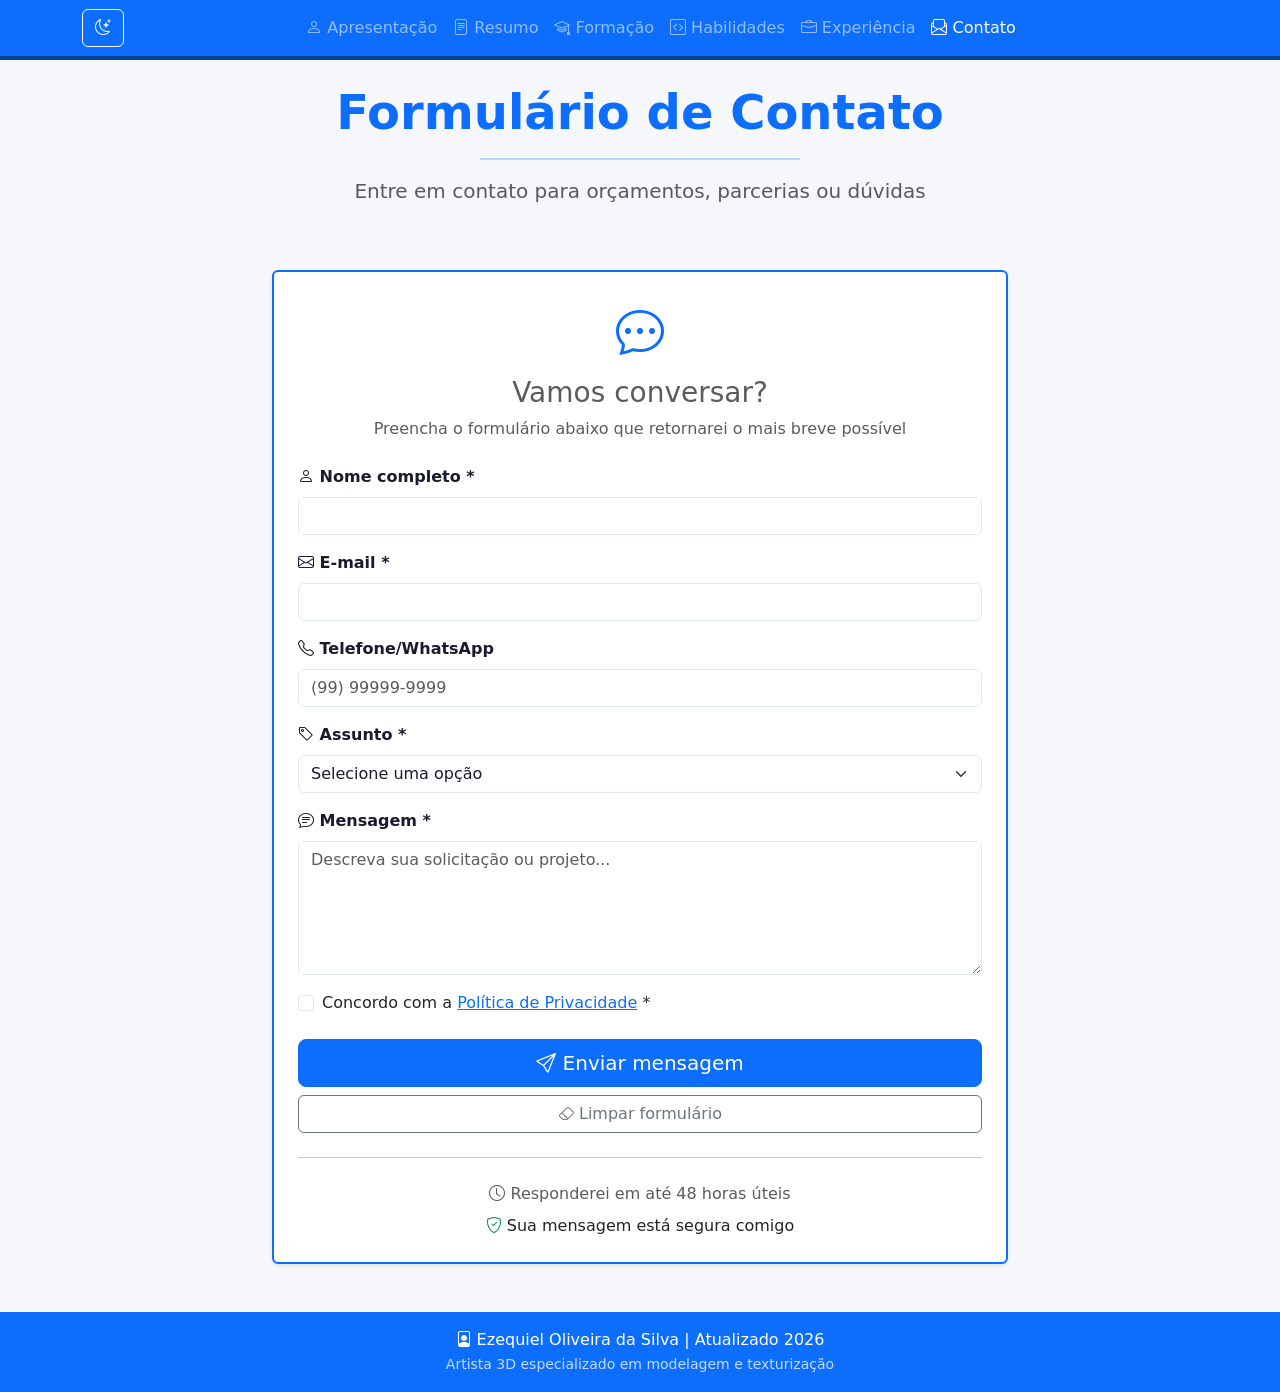
<file: contato.html>
<!DOCTYPE html>
<html lang="pt-BR">
<head>
    <meta charset="UTF-8">
    <meta name="viewport" content="width=device-width, initial-scale=1.0">
    <meta name="description" content="Formulário de contato - Ezequiel Oliveira da Silva - Artista 3D">
    <link href="https://cdn.jsdelivr.net/npm/bootstrap@5.3.0/dist/css/bootstrap.min.css" rel="stylesheet">
    <link rel="stylesheet" href="https://cdn.jsdelivr.net/npm/bootstrap-icons@1.11.3/font/bootstrap-icons.min.css">
    <link rel="stylesheet" href="estilos.css">
    <title>Ezequiel Oliveira - Contato</title>
</head>

<body class="d-flex flex-column min-vh-100">

    <nav class="navbar navbar-expand-lg bg-primary border-bottom border-4 border-primary-subtle" data-bs-theme="dark">
        <div class="container d-flex justify-content-between align-items-center">
            <a class="navbar-brand d-lg-none" href="index.html"><i class="bi bi-person-circle"></i> Ezequiel</a>
            
            <button class="btn btn-outline-light ms-auto" id="darkModeToggle" title="Modo escuro/claro">
                <i class="bi bi-moon-stars"></i>
            </button>
            
            <button class="navbar-toggler" type="button" data-bs-toggle="collapse" data-bs-target="#menuPrincipal">
                <span class="navbar-toggler-icon"></span>
            </button>
            
            <div class="collapse navbar-collapse justify-content-center" id="menuPrincipal">
                <ul class="navbar-nav">
                    <li class="nav-item"><a class="nav-link" href="index.html"><i class="bi bi-person"></i> Apresentação</a></li>
                    <li class="nav-item"><a class="nav-link" href="resumo-profissional.html"><i class="bi bi-file-text"></i> Resumo</a></li>
                    <li class="nav-item"><a class="nav-link" href="formacao-academica.html"><i class="bi bi-mortarboard"></i> Formação</a></li>
                    <li class="nav-item"><a class="nav-link" href="habilidades-tecnicas.html"><i class="bi bi-code-square"></i> Habilidades</a></li>
                    <li class="nav-item"><a class="nav-link" href="experiencia.html"><i class="bi bi-briefcase"></i> Experiência</a></li>
                    <li class="nav-item"><a class="nav-link active" href="contato.html"><i class="bi bi-envelope-paper"></i> Contato</a></li>
                </ul>
            </div>
        </div>
    </nav>

    <header class="text-center my-4">
        <h1 class="display-5 fw-bold text-primary">Formulário de Contato</h1>
        <hr class="w-25 mx-auto border-2 border-primary">
        <p class="lead text-muted">Entre em contato para orçamentos, parcerias ou dúvidas</p>
    </header>

    <main class="container my-4 flex-grow-1">
        <div class="row justify-content-center">
            <div class="col-lg-8 col-md-10">
                <div id="formFeedback" class="alert d-none" role="alert"></div>

                <div class="card shadow-sm border-primary border-2">
                    <div class="card-body p-4">
                        <div class="text-center mb-4">
                            <i class="bi bi-chat-dots text-primary" style="font-size: 3rem;"></i>
                            <h3 class="mt-2 text-muted">Vamos conversar?</h3>
                            <p class="text-muted">Preencha o formulário abaixo que retornarei o mais breve possível</p>
                        </div>

                        <form id="contactForm">
                            <div class="mb-3">
                                <label for="nome" class="form-label fw-bold">
                                    <i class="bi bi-person"></i> Nome completo *
                                </label>

                                <input type="text" class="form-control" id="nome" name="nome" required>
                                <div class="invalid-feedback">Por favor, informe seu nome</div>
                            </div>

                            <div class="mb-3">
                                <label for="email" class="form-label fw-bold">
                                    <i class="bi bi-envelope"></i> E-mail *
                                </label>

                                <input type="email" class="form-control" id="email" name="email" required>
                                <div class="invalid-feedback">Por favor, informe um e-mail válido</div>
                            </div>

                            <div class="mb-3">
                                <label for="telefone" class="form-label fw-bold">
                                    <i class="bi bi-telephone"></i> Telefone/WhatsApp
                                </label>

                                <input type="tel" class="form-control" id="telefone" name="telefone" placeholder="(99) 99999-9999">
                            </div>

                            <div class="mb-3">
                                <label for="assunto" class="form-label fw-bold">
                                    <i class="bi bi-tag"></i> Assunto *
                                </label>

                                <select class="form-select" id="assunto" name="assunto" required>
                                    <option value="">Selecione uma opção</option>
                                    <option value="orcamento">Orçamento para projeto 3D</option>
                                    <option value="freelance">Trabalho freelance</option>
                                    <option value="parceria">Parceria profissional</option>
                                    <option value="duvida">Dúvida sobre serviços</option>
                                    <option value="outro">Outro assunto</option>
                                </select>

                                <div class="invalid-feedback">Por favor, selecione um assunto</div>
                            </div>

                            <div class="mb-3">
                                <label for="mensagem" class="form-label fw-bold">
                                    <i class="bi bi-chat-text"></i> Mensagem *
                                </label>
                                <textarea class="form-control" id="mensagem" name="mensagem" rows="5" required placeholder="Descreva sua solicitação ou projeto..."></textarea>
                                <div class="invalid-feedback">Por favor, escreva sua mensagem</div>
                            </div>

                            <div class="mb-4">
                                <div class="form-check">
                                    <input class="form-check-input" type="checkbox" id="privacidade" required>
                                    <label class="form-check-label" for="privacidade">
                                        Concordo com a <a href="#" data-bs-toggle="modal" data-bs-target="#politicaModal">Política de Privacidade</a> *
                                    </label>
                                    <div class="invalid-feedback">Você precisa concordar com a política de privacidade</div>
                                </div>
                            </div>

                            <div class="d-grid gap-2">
                                <button type="submit" class="btn btn-primary btn-lg">
                                    <i class="bi bi-send"></i> Enviar mensagem
                                </button>
                                <button type="reset" class="btn btn-outline-secondary">
                                    <i class="bi bi-eraser"></i> Limpar formulário
                                </button>
                            </div>
                        </form>

                        <hr class="my-4">

                        <div class="row text-center">
                            <div class="col-12">
                                <p class="mb-2 text-muted">
                                    <i class="bi bi-clock"></i> Responderei em até 48 horas úteis
                                </p>
                                <p class="mb-0">
                                    <i class="bi bi-shield-check text-success"></i> 
                                    Sua mensagem está segura comigo
                                </p>
                            </div>
                        </div>
                    </div>
                </div>
            </div>
        </div>
    </main>

    <div class="modal fade" id="politicaModal" tabindex="-1">
        <div class="modal-dialog">
            <div class="modal-content">
                <div class="modal-header bg-primary text-white">
                    <h5 class="modal-title">Política de Privacidade</h5>
                    <button type="button" class="btn-close btn-close-white" data-bs-dismiss="modal"></button>
                </div>

                <div class="modal-body">
                    <p>Seus dados serão utilizados apenas para responder sua solicitação e não serão compartilhados com terceiros.</p>
                    <p class="mb-0"><strong>Informações coletadas:</strong> Nome, e-mail, telefone e mensagem.</p>
                </div>

                <div class="modal-footer">
                    <button type="button" class="btn btn-primary" data-bs-dismiss="modal">Entendi</button>
                </div>
            </div>
        </div>
    </div>

    <footer class="bg-primary text-white text-center py-3 mt-4">
        <div class="container">
            <p class="mb-0"><i class="bi bi-file-person"></i> Ezequiel Oliveira da Silva | Atualizado 2026</p>
            <small class="opacity-75">Artista 3D especializado em modelagem e texturização</small>
        </div>
    </footer>

    <button onclick="topFunction()" id="backToTop" class="btn btn-primary">
        <i class="bi bi-arrow-up"></i>
    </button>

    <script src="https://cdn.jsdelivr.net/npm/bootstrap@5.3.0/dist/js/bootstrap.bundle.min.js"></script>
    <script src="scripts.js"></script>
</body>
</html>
</file>
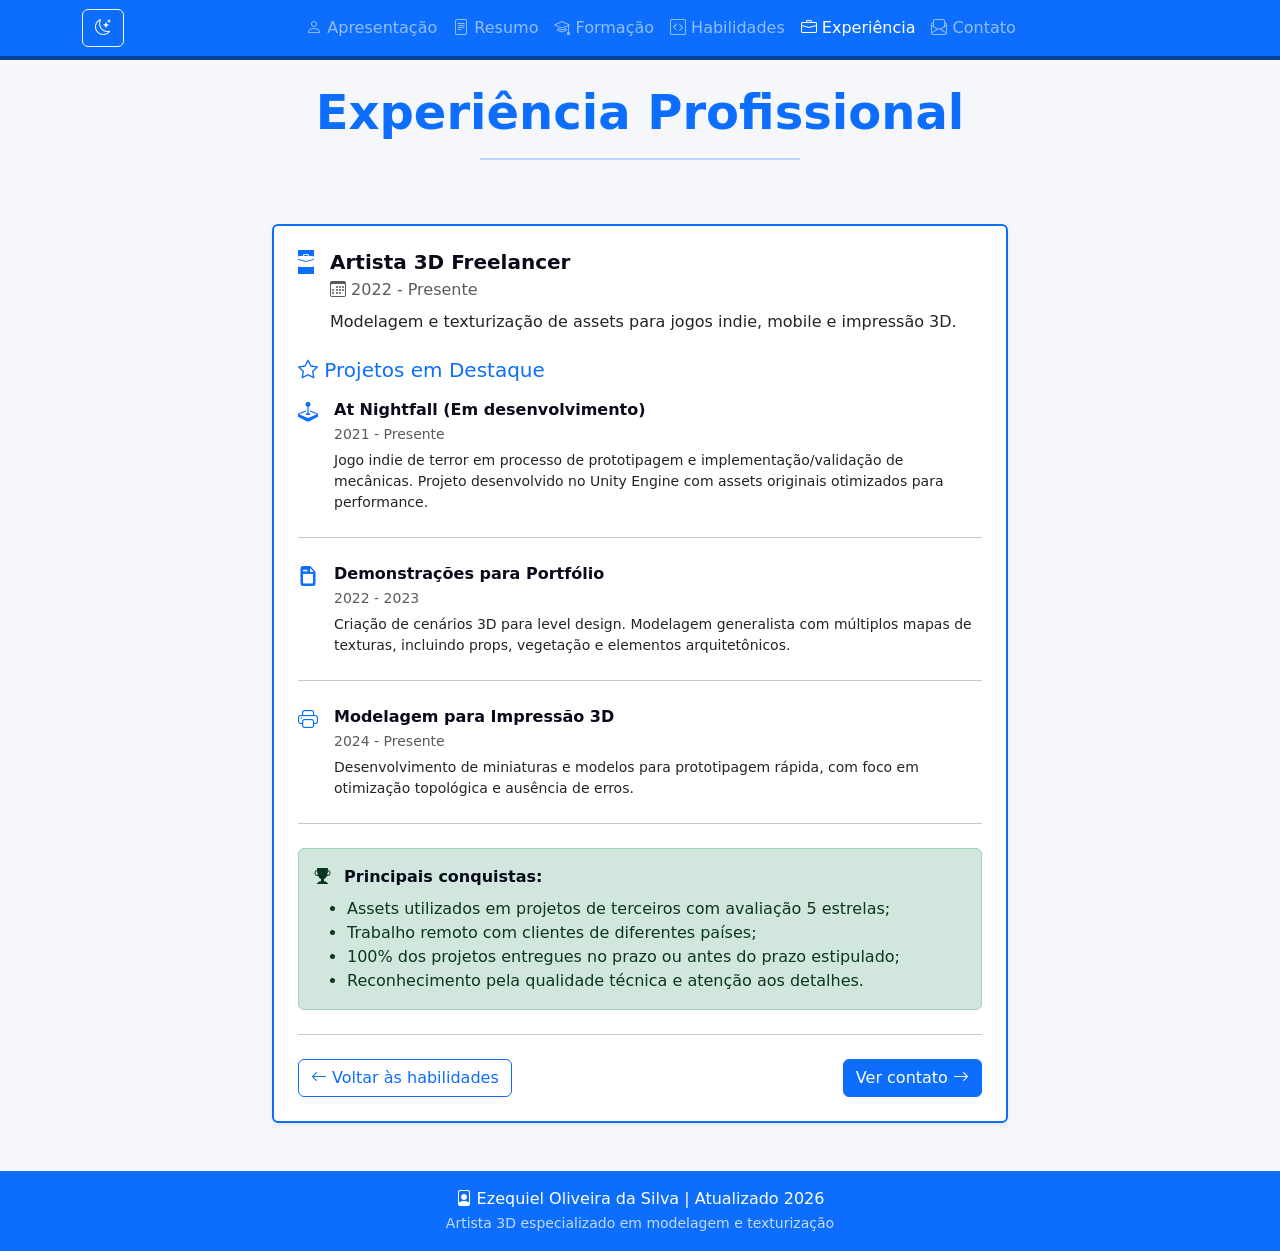
<file: experiencia.html>
<!DOCTYPE html>
<html lang="pt-BR">
<head>
    <meta charset="UTF-8">
    <meta name="viewport" content="width=device-width, initial-scale=1.0">
    <meta name="description" content="Experiência profissional e projetos de Ezequiel Oliveira - Artista 3D especializado em modelagem e texturização">
    <meta name="keywords" content="Experiência profissional, Projetos 3D, Jogos indie, Freelancer, At Nightfall">
    <link href="https://cdn.jsdelivr.net/npm/bootstrap@5.3.0/dist/css/bootstrap.min.css" rel="stylesheet">
    <link rel="stylesheet" href="https://cdn.jsdelivr.net/npm/bootstrap-icons@1.11.3/font/bootstrap-icons.min.css">
    <link rel="stylesheet" href="estilos.css">
    <title>Experiência Profissional - Ezequiel Oliveira</title>
</head>

<body class="d-flex flex-column min-vh-100">

    <nav class="navbar navbar-expand-lg bg-primary border-bottom border-4 border-primary-subtle" data-bs-theme="dark">
        <div class="container d-flex justify-content-between align-items-center">
            <a class="navbar-brand d-lg-none" href="index.html"><i class="bi bi-person-circle"></i> Ezequiel</a>
            
            <button class="btn btn-outline-light ms-auto" id="darkModeToggle" title="Modo escuro/claro">
                <i class="bi bi-moon-stars"></i>
            </button>
            
            <button class="navbar-toggler" type="button" data-bs-toggle="collapse" data-bs-target="#menuPrincipal">
                <span class="navbar-toggler-icon"></span>
            </button>
            
            <div class="collapse navbar-collapse justify-content-center" id="menuPrincipal">
                <ul class="navbar-nav">
                    <li class="nav-item"><a class="nav-link" href="index.html"><i class="bi bi-person"></i> Apresentação</a></li>
                    <li class="nav-item"><a class="nav-link" href="resumo-profissional.html"><i class="bi bi-file-text"></i> Resumo</a></li>
                    <li class="nav-item"><a class="nav-link" href="formacao-academica.html"><i class="bi bi-mortarboard"></i> Formação</a></li>
                    <li class="nav-item"><a class="nav-link" href="habilidades-tecnicas.html"><i class="bi bi-code-square"></i> Habilidades</a></li>
                    <li class="nav-item"><a class="nav-link active" href="experiencia.html"><i class="bi bi-briefcase"></i> Experiência</a></li>
                    <li class="nav-item"><a class="nav-link" href="contato.html"><i class="bi bi-envelope-paper"></i> Contato</a></li>
                </ul>
            </div>
        </div>
    </nav>

    <header class="text-center my-4">
        <h1 class="display-5 fw-bold text-primary">Experiência Profissional</h1>
        <hr class="w-25 mx-auto border-2 border-primary">
    </header>

    <main class="container my-4 flex-grow-1">
        <div class="row justify-content-center">
            <div class="col-lg-8 col-md-10">
                <div class="card shadow-sm border-primary border-2">
                    <div class="card-body p-4">
                        
                        <div class="experience-item mb-4">
                            <div class="d-flex align-items-start">
                                <div class="icon-circle bg-primary me-3">
                                    <i class="bi bi-briefcase-fill text-white"></i>
                                </div>

                                <div class="flex-grow-1">
                                    <h3 class="h5 mb-1 fw-bold">Artista 3D Freelancer</h3>
                                    <p class="text-muted mb-2"><i class="bi bi-calendar3"></i> 2022 - Presente</p>
                                    <p class="mb-0 description-text">Modelagem e texturização de assets para jogos indie, mobile e impressão 3D.</p>
                                </div>
                            </div>
                        </div>

                        <h3 class="h5 text-primary mb-3"><i class="bi bi-star"></i> Projetos em Destaque</h3>
                        
                        <div class="project-item mb-3">
                            <div class="d-flex">
                                <i class="bi bi-joystick text-primary me-3 fs-5"></i>
                                <div class="flex-grow-1">
                                    <strong>At Nightfall (Em desenvolvimento)</strong>
                                    <br><small class="text-muted">2021 - Presente</small>
                                    <p class="small mt-1 mb-0 description-text">Jogo indie de terror em processo de prototipagem e implementação/validação de mecânicas. Projeto desenvolvido no Unity Engine com assets originais otimizados para performance.</p>
                                </div>
                            </div>
                        </div>
                        <hr class="my-4">
                        <div class="project-item mb-3">
                            <div class="d-flex">
                                <i class="bi bi-file-earmark-post-fill text-primary me-3 fs-5"></i>
                                <div class="flex-grow-1">
                                    <strong>Demonstrações para Portfólio</strong>
                                    <br><small class="text-muted">2022 - 2023</small>
                                    <p class="small mt-1 mb-0 description-text">Criação de cenários 3D para level design. Modelagem generalista com múltiplos mapas de texturas, incluindo props, vegetação e elementos arquitetônicos.</p>
                                </div>
                            </div>
                        </div>
                        <hr class="my-4">
                        <div class="project-item mb-3">
                            <div class="d-flex">
                                <i class="bi bi-printer text-primary me-3 fs-5"></i>
                                <div class="flex-grow-1">
                                    <strong>Modelagem para Impressão 3D</strong>
                                    <br><small class="text-muted">2024 - Presente</small>
                                    <p class="small mt-1 mb-0 description-text">Desenvolvimento de miniaturas e modelos para prototipagem rápida, com foco em otimização topológica e ausência de erros.</p>
                                </div>
                            </div>
                        </div>
                        <hr class="my-4">
                        <div class="alert alert-success mt-4">
                            <i class="bi bi-trophy-fill me-2"></i>
                            <strong>Principais conquistas:</strong>
                            <ul class="mb-0 mt-2">
                                <li>Assets utilizados em projetos de terceiros com avaliação 5 estrelas;</li>
                                <li>Trabalho remoto com clientes de diferentes países;</li>
                                <li>100% dos projetos entregues no prazo ou antes do prazo estipulado;</li>
                                <li>Reconhecimento pela qualidade técnica e atenção aos detalhes.</li>
                            </ul>
                        </div>

                        <hr class="my-4">
                        <div class="d-flex justify-content-between align-items-center flex-wrap gap-2">
                            <a href="habilidades-tecnicas.html" class="btn btn-outline-primary">
                                <i class="bi bi-arrow-left"></i> Voltar às habilidades
                            </a>

                            <a href="contato.html" class="btn btn-primary">
                                Ver contato <i class="bi bi-arrow-right"></i>
                            </a>
                        </div>
                    </div>
                </div>
            </div>
        </div>
    </main>

    <footer class="bg-primary text-white text-center py-3 mt-4">
        <div class="container">
            <p class="mb-0"><i class="bi bi-file-person"></i> Ezequiel Oliveira da Silva | Atualizado 2026</p>
            <small class="opacity-75">Artista 3D especializado em modelagem e texturização</small>
        </div>
    </footer>

    <button onclick="topFunction()" id="backToTop" class="btn btn-primary">
        <i class="bi bi-arrow-up"></i>
    </button>

    <script src="https://cdn.jsdelivr.net/npm/bootstrap@5.3.0/dist/js/bootstrap.bundle.min.js"></script>
    <script src="scripts.js"></script>
</body>
</html>
</file>
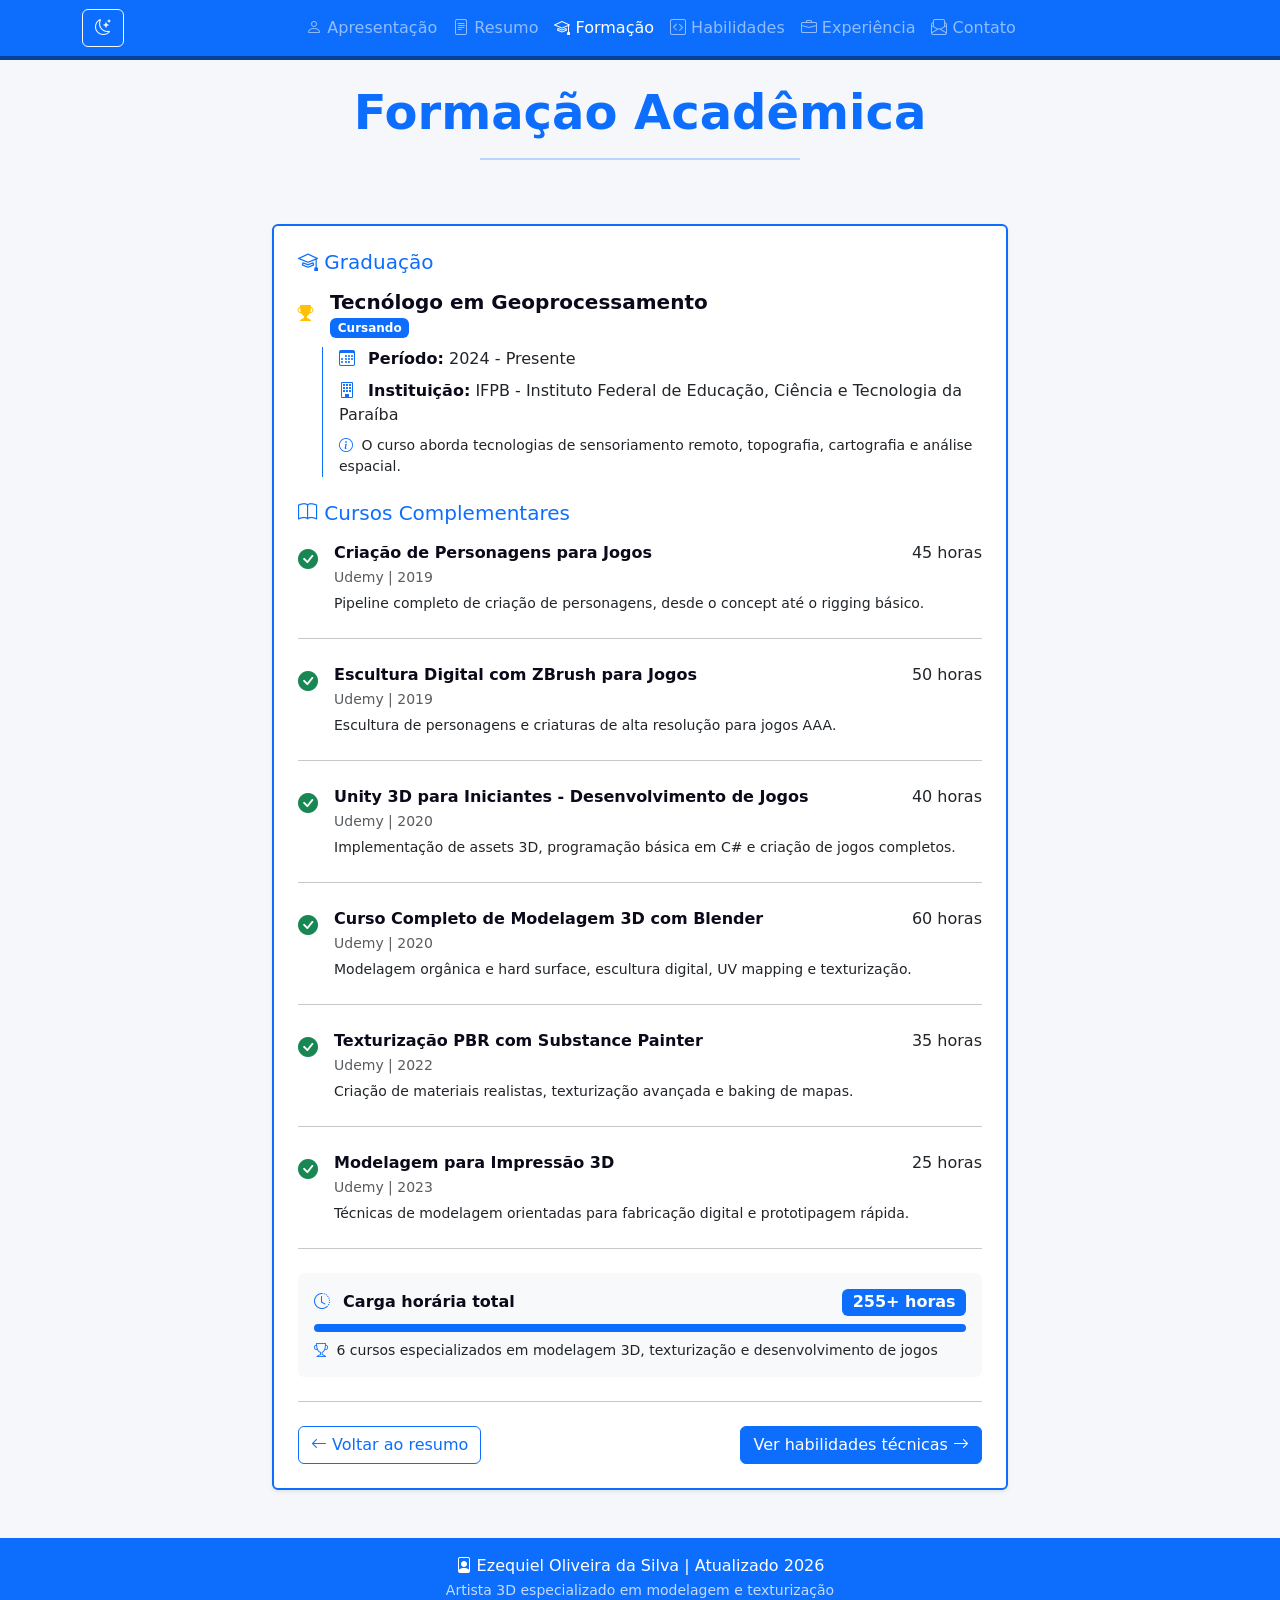
<file: formacao-academica.html>
<!DOCTYPE html>
<html lang="pt-BR">
<head>
    <meta charset="UTF-8">
    <meta name="viewport" content="width=device-width, initial-scale=1.0">
    <meta name="description" content="Formação acadêmica e cursos complementares de Ezequiel Oliveira - Artista 3D especializado em modelagem e texturização">
    <meta name="keywords" content="Formação acadêmica, Cursos 3D, Geoprocessamento, Blender, ZBrush, Unity, Substance Painter">
    <link href="https://cdn.jsdelivr.net/npm/bootstrap@5.3.0/dist/css/bootstrap.min.css" rel="stylesheet">
    <link rel="stylesheet" href="https://cdn.jsdelivr.net/npm/bootstrap-icons@1.11.3/font/bootstrap-icons.min.css">
    <link rel="stylesheet" href="estilos.css">
    <title>Formação Acadêmica - Ezequiel Oliveira</title>
</head>

<body class="d-flex flex-column min-vh-100">

    <nav class="navbar navbar-expand-lg bg-primary border-bottom border-4 border-primary-subtle" data-bs-theme="dark">
        <div class="container d-flex justify-content-between align-items-center">
            <a class="navbar-brand d-lg-none" href="index.html"><i class="bi bi-person-circle"></i> Ezequiel</a>
            
            <button class="btn btn-outline-light ms-auto" id="darkModeToggle" title="Modo escuro/claro">
                <i class="bi bi-moon-stars"></i>
            </button>
            
            <button class="navbar-toggler" type="button" data-bs-toggle="collapse" data-bs-target="#menuPrincipal">
                <span class="navbar-toggler-icon"></span>
            </button>
            
            <div class="collapse navbar-collapse justify-content-center" id="menuPrincipal">
                <ul class="navbar-nav">
                    <li class="nav-item"><a class="nav-link" href="index.html"><i class="bi bi-person"></i> Apresentação</a></li>
                    <li class="nav-item"><a class="nav-link" href="resumo-profissional.html"><i class="bi bi-file-text"></i> Resumo</a></li>
                    <li class="nav-item"><a class="nav-link active" href="formacao-academica.html"><i class="bi bi-mortarboard"></i> Formação</a></li>
                    <li class="nav-item"><a class="nav-link" href="habilidades-tecnicas.html"><i class="bi bi-code-square"></i> Habilidades</a></li>
                    <li class="nav-item"><a class="nav-link" href="experiencia.html"><i class="bi bi-briefcase"></i> Experiência</a></li>
                    <li class="nav-item"><a class="nav-link" href="contato.html"><i class="bi bi-envelope-paper"></i> Contato</a></li>
                </ul>
            </div>
        </div>
    </nav>

    <header class="text-center my-4">
        <h1 class="display-5 fw-bold text-primary">Formação Acadêmica</h1>
        <hr class="w-25 mx-auto border-2 border-primary">
    </header>

    <main class="container my-4 flex-grow-1">
        <div class="row justify-content-center">
            <div class="col-lg-8 col-md-10">
                <div class="card shadow-sm border-primary border-2">
                    <div class="card-body p-4">
                        <!-- Graduação -->
                        <div class="graduation-section mb-4">
                            <h3 class="h5 text-primary mb-3"><i class="bi bi-mortarboard"></i> Graduação</h3>
                            <div class="d-flex align-items-center mb-2">
                                <div class="me-3">
                                    <i class="bi bi-trophy-fill text-warning trophy-icon"></i>
                                </div>

                                <div>
                                    <h4 class="h5 mb-0 fw-bold">Tecnólogo em Geoprocessamento</h4>
                                    <span class="badge bg-primary mt-1">Cursando</span>
                                </div>
                            </div>

                            <div class="ms-4 ps-3 border-start border-primary">
                                <p class="mb-2"><i class="bi bi-calendar3 text-primary me-2"></i> <strong>Período:</strong> <span class="info-text">2024 - Presente</span></p>
                                <p class="mb-0"><i class="bi bi-building text-primary me-2"></i> <strong>Instituição:</strong> <span class="info-text">IFPB - Instituto Federal de Educação, Ciência e Tecnologia da Paraíba</span></p>
                                <p class="small mt-2 info-text">
                                    <i class="bi bi-info-circle text-primary me-1"></i> O curso aborda tecnologias de sensoriamento remoto, topografia, cartografia e análise espacial.
                                </p>
                            </div>
                        </div>

                        <h3 class="h5 text-primary mt-4 mb-3"><i class="bi bi-book"></i> Cursos Complementares</h3>
                        
                        <div class="mb-3">
                            <div class="curso-item">
                                <div class="d-flex">
                                    <i class="bi bi-check-circle-fill text-success me-3 mt-1 fs-5"></i>
                                    <div class="flex-grow-1">
                                        <div class="d-flex justify-content-between align-items-center flex-wrap">
                                            <strong>Criação de Personagens para Jogos</strong>
                                            <span class="hour-badge ms-2">45 horas</span>
                                        </div>

                                        <small class="text-muted">Udemy | 2019</small>
                                        <p class="small mb-0 mt-1">Pipeline completo de criação de personagens, desde o concept até o rigging básico.</p>
                                    </div>
                                </div>
                            </div>
                            <hr class="my-4">
                            <div class="curso-item">
                                <div class="d-flex">
                                    <i class="bi bi-check-circle-fill text-success me-3 mt-1 fs-5"></i>
                                    <div class="flex-grow-1">
                                        <div class="d-flex justify-content-between align-items-center flex-wrap">
                                            <strong>Escultura Digital com ZBrush para Jogos</strong>
                                            <span class="hour-badge ms-2">50 horas</span>
                                        </div>
                                        <small class="text-muted">Udemy | 2019</small>
                                        <p class="small mb-0 mt-1">Escultura de personagens e criaturas de alta resolução para jogos AAA.</p>
                                    </div>
                                </div>
                            </div>
                            <hr class="my-4">
                            <div class="curso-item">
                                <div class="d-flex">
                                    <i class="bi bi-check-circle-fill text-success me-3 mt-1 fs-5"></i>
                                    <div class="flex-grow-1">
                                        <div class="d-flex justify-content-between align-items-center flex-wrap">
                                            <strong>Unity 3D para Iniciantes - Desenvolvimento de Jogos</strong>
                                            <span class="hour-badge ms-2">40 horas</span>
                                        </div>
                                        <small class="text-muted">Udemy | 2020</small>
                                        <p class="small mb-0 mt-1">Implementação de assets 3D, programação básica em C# e criação de jogos completos.</p>
                                    </div>
                                </div>
                            </div>
                            <hr class="my-4">
                            <div class="curso-item">
                                <div class="d-flex">
                                    <i class="bi bi-check-circle-fill text-success me-3 mt-1 fs-5"></i>
                                    <div class="flex-grow-1">
                                        <div class="d-flex justify-content-between align-items-center flex-wrap">
                                            <strong>Curso Completo de Modelagem 3D com Blender</strong>
                                            <span class="hour-badge ms-2">60 horas</span>
                                        </div>
                                        <small class="text-muted">Udemy | 2020</small>
                                        <p class="small mb-0 mt-1">Modelagem orgânica e hard surface, escultura digital, UV mapping e texturização.</p>
                                    </div>
                                </div>
                            </div>
                            <hr class="my-4">
                            <div class="curso-item">
                                <div class="d-flex">
                                    <i class="bi bi-check-circle-fill text-success me-3 mt-1 fs-5"></i>
                                    <div class="flex-grow-1">
                                        <div class="d-flex justify-content-between align-items-center flex-wrap">
                                            <strong>Texturização PBR com Substance Painter</strong>
                                            <span class="hour-badge ms-2">35 horas</span>
                                        </div>
                                        <small class="text-muted">Udemy | 2022</small>
                                        <p class="small mb-0 mt-1">Criação de materiais realistas, texturização avançada e baking de mapas.</p>
                                    </div>
                                </div>
                            </div>
                            <hr class="my-4">
                            <div class="curso-item">
                                <div class="d-flex">
                                    <i class="bi bi-check-circle-fill text-success me-3 mt-1 fs-5"></i>
                                    <div class="flex-grow-1">
                                        <div class="d-flex justify-content-between align-items-center flex-wrap">
                                            <strong>Modelagem para Impressão 3D</strong>
                                            <span class="hour-badge ms-2">25 horas</span>
                                        </div>
                                        <small class="text-muted">Udemy | 2023</small>
                                        <p class="small mb-0 mt-1">Técnicas de modelagem orientadas para fabricação digital e prototipagem rápida.</p>
                                    </div>
                                </div>
                            </div>
                        </div>
                        <hr class="my-4">
                        <div class="bg-light p-3 rounded mt-4">
                            <div class="d-flex justify-content-between align-items-center flex-wrap">
                                <div>
                                    <i class="bi bi-clock-history text-primary"></i>
                                    <strong class="ms-2">Carga horária total</strong>
                                </div>
                                <span class="badge bg-primary fs-6">255+ horas</span>
                            </div>

                            <div class="progress mt-2" style="height: 8px;">
                                <div class="progress-bar bg-primary" style="width: 100%"></div>
                            </div>

                            <p class="small mt-2 mb-0">
                                <i class="bi bi-trophy text-primary me-1"></i> 6 cursos especializados em modelagem 3D, texturização e desenvolvimento de jogos
                            </p>
                        </div>

                        <hr class="my-4">
                        <div class="d-flex justify-content-between align-items-center flex-wrap gap-2">
                            <a href="resumo-profissional.html" class="btn btn-outline-primary">
                                <i class="bi bi-arrow-left"></i> Voltar ao resumo
                            </a>
                            <a href="habilidades-tecnicas.html" class="btn btn-primary">
                                Ver habilidades técnicas <i class="bi bi-arrow-right"></i>
                            </a>
                        </div>
                    </div>
                </div>
            </div>
        </div>
    </main>

    <footer class="bg-primary text-white text-center py-3 mt-4">
        <div class="container">
            <p class="mb-0"><i class="bi bi-file-person"></i> Ezequiel Oliveira da Silva | Atualizado 2026</p>
            <small class="opacity-75">Artista 3D especializado em modelagem e texturização</small>
        </div>
    </footer>

    <button onclick="topFunction()" id="backToTop" class="btn btn-primary">
        <i class="bi bi-arrow-up"></i>
    </button>

    <script src="https://cdn.jsdelivr.net/npm/bootstrap@5.3.0/dist/js/bootstrap.bundle.min.js"></script>
    <script src="scripts.js"></script>
</body>
</html>
</file>
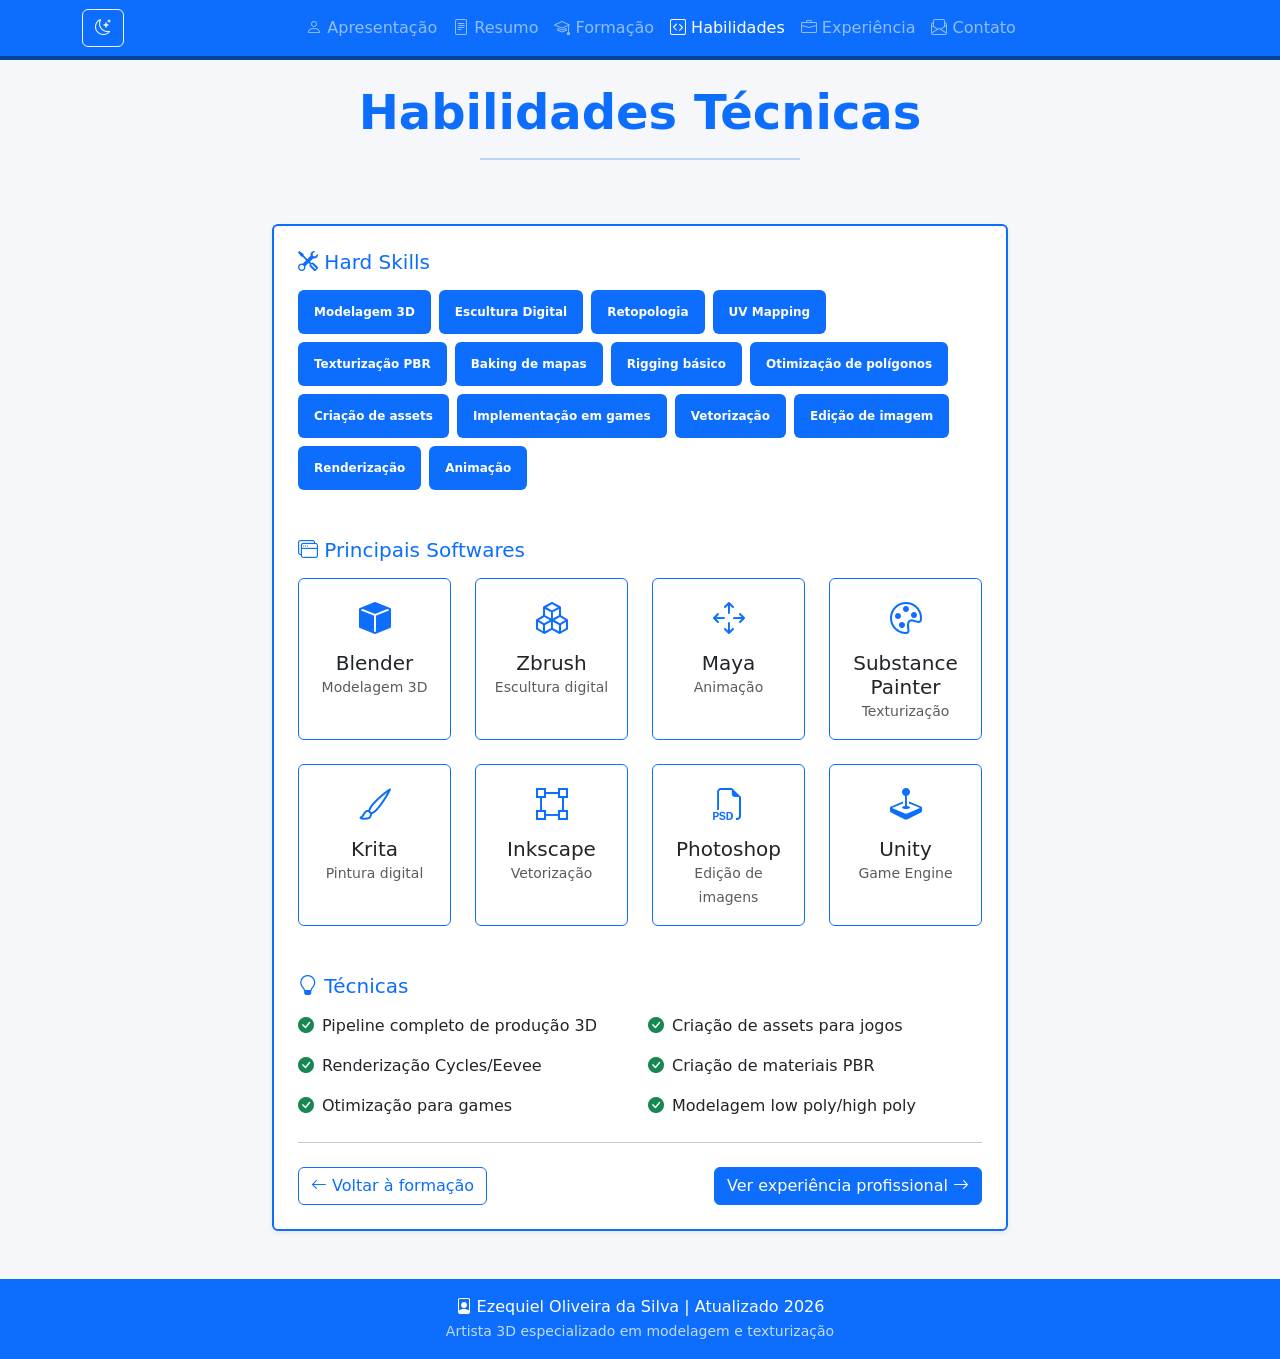
<file: habilidades-tecnicas.html>
<!DOCTYPE html>
<html lang="pt-BR">
<head>
    <meta charset="UTF-8">
    <meta name="viewport" content="width=device-width, initial-scale=1.0">
    <meta name="description" content="Habilidades técnicas e softwares de Ezequiel Oliveira - Artista 3D especializado em modelagem e texturização">
    <meta name="keywords" content="Habilidades 3D, Softwares 3D, Blender, ZBrush, Maya, Substance Painter, Unity">
    <link href="https://cdn.jsdelivr.net/npm/bootstrap@5.3.0/dist/css/bootstrap.min.css" rel="stylesheet">
    <link rel="stylesheet" href="https://cdn.jsdelivr.net/npm/bootstrap-icons@1.11.3/font/bootstrap-icons.min.css">
    <link rel="stylesheet" href="estilos.css">
    <title>Habilidades Técnicas - Ezequiel Oliveira</title>
</head>

<body class="d-flex flex-column min-vh-100">

    <nav class="navbar navbar-expand-lg bg-primary border-bottom border-4 border-primary-subtle" data-bs-theme="dark">
        <div class="container d-flex justify-content-between align-items-center">
            <a class="navbar-brand d-lg-none" href="index.html"><i class="bi bi-person-circle"></i> Ezequiel</a>
            
            <button class="btn btn-outline-light ms-auto" id="darkModeToggle" title="Modo escuro/claro">
                <i class="bi bi-moon-stars"></i>
            </button>
            
            <button class="navbar-toggler" type="button" data-bs-toggle="collapse" data-bs-target="#menuPrincipal">
                <span class="navbar-toggler-icon"></span>
            </button>
            
            <div class="collapse navbar-collapse justify-content-center" id="menuPrincipal">
                <ul class="navbar-nav">
                    <li class="nav-item"><a class="nav-link" href="index.html"><i class="bi bi-person"></i> Apresentação</a></li>
                    <li class="nav-item"><a class="nav-link" href="resumo-profissional.html"><i class="bi bi-file-text"></i> Resumo</a></li>
                    <li class="nav-item"><a class="nav-link" href="formacao-academica.html"><i class="bi bi-mortarboard"></i> Formação</a></li>
                    <li class="nav-item"><a class="nav-link active" href="habilidades-tecnicas.html"><i class="bi bi-code-square"></i> Habilidades</a></li>
                    <li class="nav-item"><a class="nav-link" href="experiencia.html"><i class="bi bi-briefcase"></i> Experiência</a></li>
                    <li class="nav-item"><a class="nav-link" href="contato.html"><i class="bi bi-envelope-paper"></i> Contato</a></li>
                </ul>
            </div>
        </div>
    </nav>

    <header class="text-center my-4">
        <h1 class="display-5 fw-bold text-primary">Habilidades Técnicas</h1>
        <hr class="w-25 mx-auto border-2 border-primary">
    </header>

    <main class="container my-4 flex-grow-1">
        <div class="row justify-content-center">
            <div class="col-lg-8 col-md-10">
                <div class="card shadow-sm border-primary border-2">
                    <div class="card-body p-4">

                        <h3 class="h5 text-primary mb-3"><i class="bi bi-tools"></i> Hard Skills</h3>
                        <div class="d-flex flex-wrap gap-2 mb-5">
                            <span class="badge bg-primary p-3 skill-tag">Modelagem 3D</span>
                            <span class="badge bg-primary p-3 skill-tag">Escultura Digital</span>
                            <span class="badge bg-primary p-3 skill-tag">Retopologia</span>
                            <span class="badge bg-primary p-3 skill-tag">UV Mapping</span>
                            <span class="badge bg-primary p-3 skill-tag">Texturização PBR</span>
                            <span class="badge bg-primary p-3 skill-tag">Baking de mapas</span>
                            <span class="badge bg-primary p-3 skill-tag">Rigging básico</span>
                            <span class="badge bg-primary p-3 skill-tag">Otimização de polígonos</span>
                            <span class="badge bg-primary p-3 skill-tag">Criação de assets</span>
                            <span class="badge bg-primary p-3 skill-tag">Implementação em games</span>
                            <span class="badge bg-primary p-3 skill-tag">Vetorização</span>
                            <span class="badge bg-primary p-3 skill-tag">Edição de imagem</span>
                            <span class="badge bg-primary p-3 skill-tag">Renderização</span>
                            <span class="badge bg-primary p-3 skill-tag">Animação</span>
                        </div>

                        <h3 class="h5 text-primary mb-3"><i class="bi bi-window-stack"></i> Principais Softwares</h3>
                        <div class="row g-4 mb-5">
                            <div class="col-6 col-md-4 col-lg-3">
                                <div class="card software-card h-100 text-center border-primary">
                                    <div class="card-body">
                                        <i class="bi bi-box-fill software-icon text-primary"></i>
                                        <h5 class="card-title mt-2 mb-0">Blender</h5>
                                        <small class="text-muted">Modelagem 3D</small>
                                    </div>
                                </div>
                            </div>

                            <div class="col-6 col-md-4 col-lg-3">
                                <div class="card software-card h-100 text-center border-primary">
                                    <div class="card-body">
                                        <i class="bi bi-boxes software-icon text-primary"></i>
                                        <h5 class="card-title mt-2 mb-0">Zbrush</h5>
                                        <small class="text-muted">Escultura digital</small>
                                    </div>
                                </div>
                            </div>

                            <div class="col-6 col-md-4 col-lg-3">
                                <div class="card software-card h-100 text-center border-primary">
                                    <div class="card-body">
                                        <i class="bi bi-arrows-move software-icon text-primary"></i>
                                        <h5 class="card-title mt-2 mb-0">Maya</h5>
                                        <small class="text-muted">Animação</small>
                                    </div>
                                </div>
                            </div>

                            <div class="col-6 col-md-4 col-lg-3">
                                <div class="card software-card h-100 text-center border-primary">
                                    <div class="card-body">
                                        <i class="bi bi-palette software-icon text-primary"></i>
                                        <h5 class="card-title mt-2 mb-0">Substance Painter</h5>
                                        <small class="text-muted">Texturização</small>
                                    </div>
                                </div>
                            </div>

                            <div class="col-6 col-md-4 col-lg-3">
                                <div class="card software-card h-100 text-center border-primary">
                                    <div class="card-body">
                                        <i class="bi bi-brush software-icon text-primary"></i>
                                        <h5 class="card-title mt-2 mb-0">Krita</h5>
                                        <small class="text-muted">Pintura digital</small>
                                    </div>
                                </div>
                            </div>

                            <div class="col-6 col-md-4 col-lg-3">
                                <div class="card software-card h-100 text-center border-primary">
                                    <div class="card-body">
                                        <i class="bi bi-bounding-box software-icon text-primary"></i>
                                        <h5 class="card-title mt-2 mb-0">Inkscape</h5>
                                        <small class="text-muted">Vetorização</small>
                                    </div>
                                </div>
                            </div>

                            <div class="col-6 col-md-4 col-lg-3">
                                <div class="card software-card h-100 text-center border-primary">
                                    <div class="card-body">
                                        <i class="bi bi-filetype-psd software-icon text-primary"></i>
                                        <h5 class="card-title mt-2 mb-0">Photoshop</h5>
                                        <small class="text-muted">Edição de imagens</small>
                                    </div>
                                </div>
                            </div>

                            <div class="col-6 col-md-4 col-lg-3">
                                <div class="card software-card h-100 text-center border-primary">
                                    <div class="card-body">
                                        <i class="bi bi-joystick software-icon text-primary"></i>
                                        <h5 class="card-title mt-2 mb-0">Unity</h5>
                                        <small class="text-muted">Game Engine</small>
                                    </div>
                                </div>
                            </div>
                        </div>

                        <h3 class="h5 text-primary mb-3"><i class="bi bi-lightbulb"></i> Técnicas</h3>
                        <div class="row g-3 mb-4">
                            <div class="col-md-6">
                                <div class="d-flex align-items-center">
                                    <i class="bi bi-check-circle-fill text-success me-2"></i>
                                    <span>Pipeline completo de produção 3D</span>
                                </div>
                            </div>

                            <div class="col-md-6">
                                <div class="d-flex align-items-center">
                                    <i class="bi bi-check-circle-fill text-success me-2"></i>
                                    <span>Criação de assets para jogos</span>
                                </div>
                            </div>

                            <div class="col-md-6">
                                <div class="d-flex align-items-center">
                                    <i class="bi bi-check-circle-fill text-success me-2"></i>
                                    <span>Renderização Cycles/Eevee</span>
                                </div>
                            </div>

                            <div class="col-md-6">
                                <div class="d-flex align-items-center">
                                    <i class="bi bi-check-circle-fill text-success me-2"></i>
                                    <span>Criação de materiais PBR</span>
                                </div>
                            </div>

                            <div class="col-md-6">
                                <div class="d-flex align-items-center">
                                    <i class="bi bi-check-circle-fill text-success me-2"></i>
                                    <span>Otimização para games</span>
                                </div>
                            </div>

                            <div class="col-md-6">
                                <div class="d-flex align-items-center">
                                    <i class="bi bi-check-circle-fill text-success me-2"></i>
                                    <span>Modelagem low poly/high poly</span>
                                </div>
                            </div>
                        </div>

                        <hr class="my-4">
                        <div class="d-flex justify-content-between align-items-center flex-wrap gap-2">
                            <a href="formacao-academica.html" class="btn btn-outline-primary">
                                <i class="bi bi-arrow-left"></i> Voltar à formação
                            </a>

                            <a href="experiencia.html" class="btn btn-primary">
                                Ver experiência profissional <i class="bi bi-arrow-right"></i>
                            </a>
                        </div>
                    </div>
                </div>
            </div>
        </div>
    </main>

    <footer class="bg-primary text-white text-center py-3 mt-4">
        <div class="container">
            <p class="mb-0"><i class="bi bi-file-person"></i> Ezequiel Oliveira da Silva | Atualizado 2026</p>
            <small class="opacity-75">Artista 3D especializado em modelagem e texturização</small>
        </div>
    </footer>

    <button onclick="topFunction()" id="backToTop" class="btn btn-primary">
        <i class="bi bi-arrow-up"></i>
    </button>

    <script src="https://cdn.jsdelivr.net/npm/bootstrap@5.3.0/dist/js/bootstrap.bundle.min.js"></script>
    <script src="scripts.js"></script>
</body>
</html>
</file>
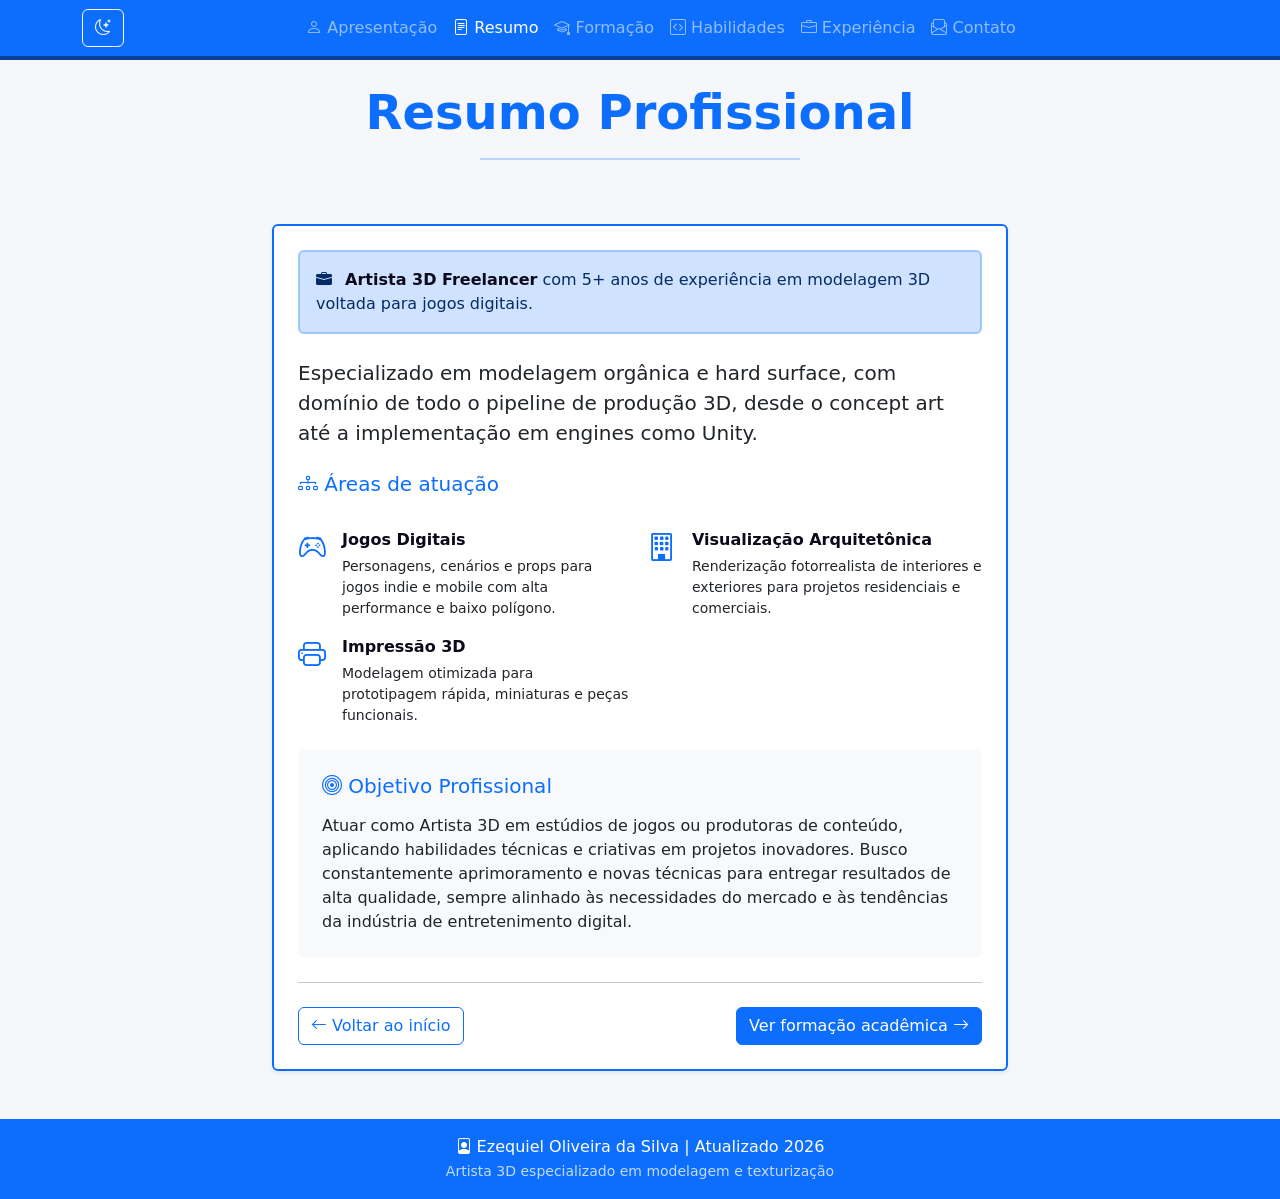
<file: resumo-profissional.html>
<!DOCTYPE html>
<html lang="pt-BR">
<head>
    <meta charset="UTF-8">
    <meta name="viewport" content="width=device-width, initial-scale=1.0">
    <meta name="description" content="Resumo profissional de Ezequiel Oliveira - Artista 3D especializado em modelagem e texturização para jogos digitais">
    <meta name="keywords" content="Artista 3D, Modelagem 3D, Resumo profissional, Jogos Digitais, Freelancer">
    <link href="https://cdn.jsdelivr.net/npm/bootstrap@5.3.0/dist/css/bootstrap.min.css" rel="stylesheet">
    <link rel="stylesheet" href="https://cdn.jsdelivr.net/npm/bootstrap-icons@1.11.3/font/bootstrap-icons.min.css">
    <link rel="stylesheet" href="estilos.css">
    <title>Resumo Profissional - Ezequiel Oliveira</title>
</head>

<body class="d-flex flex-column min-vh-100">

    <nav class="navbar navbar-expand-lg bg-primary border-bottom border-4 border-primary-subtle" data-bs-theme="dark">
        <div class="container d-flex justify-content-between align-items-center">
            <a class="navbar-brand d-lg-none" href="index.html"><i class="bi bi-person-circle"></i> Ezequiel</a>
            
            <button class="btn btn-outline-light ms-auto" id="darkModeToggle" title="Modo escuro/claro">
                <i class="bi bi-moon-stars"></i>
            </button>
            
            <button class="navbar-toggler" type="button" data-bs-toggle="collapse" data-bs-target="#menuPrincipal">
                <span class="navbar-toggler-icon"></span>
            </button>
            
            <div class="collapse navbar-collapse justify-content-center" id="menuPrincipal">
                <ul class="navbar-nav">
                    <li class="nav-item"><a class="nav-link" href="index.html"><i class="bi bi-person"></i> Apresentação</a></li>
                    <li class="nav-item"><a class="nav-link active" href="resumo-profissional.html"><i class="bi bi-file-text"></i> Resumo</a></li>
                    <li class="nav-item"><a class="nav-link" href="formacao-academica.html"><i class="bi bi-mortarboard"></i> Formação</a></li>
                    <li class="nav-item"><a class="nav-link" href="habilidades-tecnicas.html"><i class="bi bi-code-square"></i> Habilidades</a></li>
                    <li class="nav-item"><a class="nav-link" href="experiencia.html"><i class="bi bi-briefcase"></i> Experiência</a></li>
                    <li class="nav-item"><a class="nav-link" href="contato.html"><i class="bi bi-envelope-paper"></i> Contato</a></li>
                </ul>
            </div>
        </div>
    </nav>

    <header class="text-center my-4">
        <h1 class="display-5 fw-bold text-primary">Resumo Profissional</h1>
        <hr class="w-25 mx-auto border-2 border-primary">
    </header>

    <main class="container my-4 flex-grow-1">
        <div class="row justify-content-center">
            <div class="col-lg-8 col-md-10">
                <div class="card shadow-sm border-primary border-2">
                    <div class="card-body p-4">

                        <div class="alert alert-primary mb-4 border-2">
                            <i class="bi bi-briefcase-fill me-2"></i>
                            <strong>Artista 3D Freelancer</strong> com 5+ anos de experiência em modelagem 3D voltada para jogos digitais.
                        </div>

                        <p class="lead fw-normal">
                            Especializado em modelagem orgânica e hard surface, com domínio de todo o pipeline 
                            de produção 3D, desde o concept art até a implementação em engines como Unity.
                        </p>

                        <h3 class="h5 text-primary mt-4 mb-3"><i class="bi bi-diagram-3"></i> Áreas de atuação</h3>
                        <div class="row g-3 mt-2">
                            <div class="col-md-6">
                                <div class="area-item d-flex align-items-start">
                                    <i class="bi bi-controller fs-3 text-primary me-3"></i>
                                    <div>
                                        <strong>Jogos Digitais</strong>
                                        <p class="small mb-0 mt-1">Personagens, cenários e props para jogos indie e mobile com alta performance e baixo polígono.</p>
                                    </div>
                                </div>
                            </div>

                            <div class="col-md-6">
                                <div class="area-item d-flex align-items-start">
                                    <i class="bi bi-building fs-3 text-primary me-3"></i>
                                    <div>
                                        <strong>Visualização Arquitetônica</strong>
                                        <p class="small mb-0 mt-1">Renderização fotorrealista de interiores e exteriores para projetos residenciais e comerciais.</p>
                                    </div>
                                </div>
                            </div>

                            <div class="col-md-6">
                                <div class="area-item d-flex align-items-start">
                                    <i class="bi bi-printer fs-3 text-primary me-3"></i>
                                    <div>
                                        <strong>Impressão 3D</strong>
                                        <p class="small mb-0 mt-1">Modelagem otimizada para prototipagem rápida, miniaturas e peças funcionais.</p>
                                    </div>
                                </div>
                            </div>
                        </div>

                        <div class="bg-light p-4 rounded mt-4">
                            <h3 class="h5 text-primary mb-3"><i class="bi bi-bullseye"></i> Objetivo Profissional</h3>
                            <p class="mb-0">
                                Atuar como Artista 3D em estúdios de jogos ou produtoras de conteúdo, aplicando habilidades 
                                técnicas e criativas em projetos inovadores. Busco constantemente aprimoramento e novas 
                                técnicas para entregar resultados de alta qualidade, sempre alinhado às necessidades do 
                                mercado e às tendências da indústria de entretenimento digital.
                            </p>
                        </div>

                        <hr class="my-4">
                        <div class="d-flex justify-content-between align-items-center flex-wrap gap-2">
                            <a href="index.html" class="btn btn-outline-primary">
                                <i class="bi bi-arrow-left"></i> Voltar ao início
                            </a>
                            <a href="habilidades-tecnicas.html" class="btn btn-primary">
                                Ver formação acadêmica <i class="bi bi-arrow-right"></i>
                            </a>
                        </div>
                    </div>
                </div>
            </div>
        </div>
    </main>

    <footer class="bg-primary text-white text-center py-3 mt-4">
        <div class="container">
            <p class="mb-0"><i class="bi bi-file-person"></i> Ezequiel Oliveira da Silva | Atualizado 2026</p>
            <small class="opacity-75">Artista 3D especializado em modelagem e texturização</small>
        </div>
    </footer>

    <button onclick="topFunction()" id="backToTop" class="btn btn-primary">
        <i class="bi bi-arrow-up"></i>
    </button>

    <script src="https://cdn.jsdelivr.net/npm/bootstrap@5.3.0/dist/js/bootstrap.bundle.min.js"></script>
    <script src="scripts.js"></script>
</body>
</html>
</file>
<file: estilos.css>
:root {
    /* Cores do modo claro */
    --bg-body: #f5f7fa;
    --bg-card: #ffffff;
    --bg-light: #f8f9fa;
    --text-primary: #1a1a2e;
    --text-secondary: #4a5568;
    --text-muted: #6c757d;
    --text-description: #4a5568;
    --text-bold: #0a0a1a;
    --border-color: #e2e8f0;
    --border-start: #0d6efd;
    --border-card: #0d6efd;
    --progress-bg: #e9ecef;
    --badge-bg: #0d6efd;
    --badge-text: #ffffff;
    --alert-bg: #cfe2ff;
    --alert-text: #084298;
    --alert-border: #b6d4fe;
    --alert-success-bg: #d1e7dd;
    --alert-success-text: #0a3622;
    --alert-success-border: #badbcc;
    --list-bg: #ffffff;
    --list-hover: #f8f9fa;
    --navbar-bg: #0d6efd;
    --footer-bg: #0d6efd;
}

/* Cores do modo escuro */
body.dark-mode {
    --bg-body: #0a0a0f;
    --bg-card: #1a1a2e;
    --bg-light: #0f0f1a;
    --text-primary: #f0f3fa;
    --text-secondary: #cbd5e1;
    --text-muted: #94a3b8;
    --text-description: #cbd5e1;
    --text-bold: #ffffff;
    --border-color: #2d3748;
    --border-start: #60a5fa;
    --border-card: #3b82f6;
    --progress-bg: #2d3748;
    --badge-bg: #3b82f6;
    --badge-text: #ffffff;
    --alert-bg: #1a2a4a;
    --alert-text: #93c5fd;
    --alert-border: #2c3e5c;
    --alert-success-bg: #1a2a1f;
    --alert-success-text: #86efac;
    --alert-success-border: #2d4a2d;
    --list-bg: #1a1a2e;
    --list-hover: #1f2a44;
    --navbar-bg: #0d0d1a;
    --footer-bg: #0d0d1a;
}

/* Estilo base do body */
body {
    background-color: var(--bg-body);
    color: var(--text-primary);
    transition: background-color 0.3s ease, color 0.3s ease;
    font-family: system-ui, -apple-system, 'Segoe UI', Roboto, 'Helvetica Neue', sans-serif;
}

/* Rolagem suave */
html {
    scroll-behavior: smooth;
}

/* Animações suaves */
@keyframes fadeIn {
    from {
        opacity: 0;
        transform: translateY(20px);
    }
    to {
        opacity: 1;
        transform: translateY(0);
    }
}

.card {
    animation: fadeIn 0.5s ease-out;
}

/* ===== Tipografia ===== */
strong, b, .fw-bold, .bold-text {
    color: var(--text-bold);
    font-weight: 700;
}

/* Modo escuro - negritos */
body.dark-mode strong,
body.dark-mode b,
body.dark-mode .fw-bold,
body.dark-mode .bold-text,
body.dark-mode [class*="fw-bold"],
body.dark-mode label strong,
body.dark-mode .list-group-item strong,
body.dark-mode .card-body strong,
body.dark-mode .card-title,
body.dark-mode .lead {
    color: #ffffff !important;
    font-weight: 700;
}

/* Textos descritivos modo escuro */
body.dark-mode .text-muted,
body.dark-mode small:not(.badge):not(.text-primary),
body.dark-mode .small:not(.badge),
body.dark-mode .description-text,
body.dark-mode p:not(.lead):not(.text-primary),
body.dark-mode .bg-light p,
body.dark-mode .list-group-item span:not(.badge),
body.dark-mode .curso-item .small,
body.dark-mode .curso-item p.small,
body.dark-mode .border-start p:not(.text-primary),
body.dark-mode .info-text,
body.dark-mode .experience-item p:not(.text-muted):not(.text-primary),
body.dark-mode .project-item p,
body.dark-mode .card-body p:not(.text-muted):not(.text-primary):not(.alert) {
    color: #cbd5e1 !important;
}

/* Texto lead modo escuro */
body.dark-mode .lead {
    color: #e2e8f0 !important;
}

/* Cards */
.card {
    background-color: var(--bg-card);
    transition: all 0.3s ease;
}

body.dark-mode .card {
    background-color: var(--bg-card) !important;
    border-color: var(--border-card) !important;
    box-shadow: 0 0.5rem 1rem rgba(0,0,0,0.4) !important;
}

body.dark-mode .card-body {
    background-color: var(--bg-card) !important;
}

/* Formulário */
.form-control, .form-select {
    background-color: var(--bg-card);
    color: var(--text-primary);
    border-color: var(--border-color);
    transition: all 0.3s ease;
}

.form-control:focus, .form-select:focus {
    border-color: var(--border-card);
    box-shadow: 0 0 0 0.25rem rgba(59, 130, 246, 0.25);
}

body.dark-mode .form-control,
body.dark-mode .form-select {
    background-color: var(--bg-light);
    color: var(--text-primary);
    border-color: var(--border-color);
}

body.dark-mode .form-control::placeholder {
    color: var(--text-muted);
}

.form-label {
    color: var(--text-primary);
}

body.dark-mode .form-label {
    color: var(--text-primary);
}

/* Checkbox personalizado */
.form-check-input {
    background-color: var(--bg-card);
    border-color: var(--border-color);
}

.form-check-input:checked {
    background-color: var(--border-card);
    border-color: var(--border-card);
}

body.dark-mode .form-check-label {
    color: var(--text-primary);
}

/* ===== NavBar ===== */
.navbar {
    transition: all 0.3s ease;
}

body.dark-mode .navbar {
    background-color: var(--navbar-bg) !important;
}

body.dark-mode .navbar-nav .nav-link {
    color: #e2e8f0;
}

body.dark-mode .navbar-nav .nav-link:hover,
body.dark-mode .navbar-nav .nav-link.active {
    color: #93c5fd;
}

/* Responsividade da NavBar */
@media (max-width: 992px) {
    .navbar-collapse {
        background-color: #6175e0;
        border-radius: 12px;
        padding: 10px;
        margin-top: 10px;
    }
    
    body.dark-mode .navbar-collapse {
        background-color: #0f3460;
    }
}

/* Footer */
footer {
    background-color: var(--footer-bg);
}

body.dark-mode footer {
    background-color: var(--footer-bg) !important;
}

/* Header */
body.dark-mode hr.border-primary {
    border-color: var(--border-card) !important;
}

/* Aumentar distância entre botão de tema e botão hambúrguer no mobile */
@media (max-width: 992px) {
    #darkModeToggle {
        margin-right: 5px !important;  /* Aumenta a distância */
    }
    
    /* Ou use gap se estiver usando flexbox */
    .navbar .container {
        gap: 10px;
    }
}



/* Botões */
.btn-outline-primary {
    transition: all 0.3s ease;
}

/* Tamanho dos ícones de software */
.software-icon {
    font-size: 2rem;
    transition: transform 0.3s ease, color 0.3s ease;
}

.software-card {
    transition: all 0.3s ease;
    cursor: pointer;
}

.software-card:hover {
    transform: translateY(-8px) scale(1.02);
    box-shadow: 0 10px 25px rgba(0, 0, 0, 0.15);
}

/* Animação específica para o ícone dentro do card */
.software-card:hover .software-icon {
    transform: scale(1.15);
    transition: transform 0.3s ease;
}

/* Animação para o título dentro do card */
.software-card:hover .card-title {
    color: var(--border-card);
    transition: color 0.3s ease;
}

/* Modo escuro - hover nos cards */
body.dark-mode .software-card:hover {
    transform: translateY(-8px) scale(1.02);
    box-shadow: 0 10px 25px rgba(0, 0, 0, 0.4);
    background-color: #1f2a4a !important;
    border-color: #60a5fa !important;
}

body.dark-mode .software-card:hover .software-icon {
    color: #93c5fd !important;
}

body.dark-mode .software-card:hover .card-title {
    color: #93c5fd !important;
}

/* Garantir que os textos das técnicas tenham bom contraste */
body.dark-mode .d-flex.align-items-center span {
    color: #e2e8f0 !important;  /* Texto mais claro para melhor contraste */
    font-weight: 500;
}

body.dark-mode .btn-outline-primary {
    color: #93c5fd;
    border-color: #93c5fd;
}

body.dark-mode .btn-outline-primary:hover {
    background-color: #3b82f6;
    border-color: #3b82f6;
    color: white;
}

body.dark-mode .btn-primary {
    background-color: #3b82f6;
    border-color: #3b82f6;
}

body.dark-mode .btn-primary:hover {
    background-color: #2563eb;
}

body.dark-mode .btn-outline-secondary {
    color: #cbd5e1;
    border-color: #cbd5e1;
}

body.dark-mode .btn-outline-secondary:hover {
    background-color: #2d3748;
    color: white;
}

/* Badges */
.badge {
    transition: all 0.2s ease;
}

body.dark-mode .badge.bg-primary {
    background-color: var(--badge-bg) !important;
    color: var(--badge-text) !important;
}

body.dark-mode .badge.bg-secondary {
    background-color: #2d3748 !important;
    color: #e2e8f0 !important;
}

/* Skill Tags */
.skill-tag {
    transition: all 0.2s ease;
}

.skill-tag:hover {
    transform: translateY(-2px);
    box-shadow: 0 2px 8px rgba(0,0,0,0.1);
}

body.dark-mode .skill-tag {
    background-color: #3b82f6 !important;
    color: #ffffff !important;
}

body.dark-mode .skill-tag:hover {
    background-color: #2563eb !important;
    transform: translateY(-2px);
    box-shadow: 0 2px 8px rgba(0,0,0,0.3);
}

/* List Group */
.list-group-item {
    transition: all 0.3s ease;
}

body.dark-mode .list-group-item {
    background-color: var(--list-bg) !important;
    color: var(--text-primary) !important;
    border-color: var(--border-color) !important;
}

body.dark-mode .list-group-item:hover {
    background-color: var(--list-hover) !important;
}

/* Alertas */
.alert {
    transition: all 0.3s ease;
}

body.dark-mode .alert-primary {
    background-color: var(--alert-bg) !important;
    color: var(--alert-text) !important;
    border-color: var(--alert-border) !important;
}

body.dark-mode .alert-primary i {
    color: var(--alert-text);
}

body.dark-mode .alert-primary strong {
    color: #93c5fd !important;
}

body.dark-mode .alert-success {
    background-color: var(--alert-success-bg) !important;
    color: var(--alert-success-text) !important;
    border-color: var(--alert-success-border) !important;
}

body.dark-mode .alert-success i {
    color: #86efac;
}

body.dark-mode .alert-success strong {
    color: #86efac !important;
}

/* Fundo Claro */
body.dark-mode .bg-light {
    background-color: var(--bg-light) !important;
    border: 1px solid var(--border-color) !important;
}

body.dark-mode .bg-light strong {
    color: #ffffff !important;
}

/* Barra de progresso */
body.dark-mode .progress {
    background-color: var(--progress-bg) !important;
}

body.dark-mode .progress-bar {
    background-color: #3b82f6 !important;
}

/* Bordas */
body.dark-mode .border-start {
    border-left-color: var(--border-start) !important;
}

body.dark-mode hr {
    border-color: var(--border-color) !important;
}

/* Ícones */
body.dark-mode i.bi {
    color: inherit;
}

body.dark-mode .text-primary {
    color: #93c5fd !important;
}

body.dark-mode .text-success {
    color: #86efac !important;
}

body.dark-mode .text-warning {
    color: #fcd34d !important;
}

body.dark-mode .text-danger {
    color: #f87171 !important;
}

body.dark-mode .text-info {
    color: #67e8f9 !important;
}

body.dark-mode .text-dark {
    color: var(--text-primary) !important;
}

/* Containers de contato */
body.dark-mode .bg-success.bg-opacity-10,
body.dark-mode .bg-primary.bg-opacity-10,
body.dark-mode .bg-danger.bg-opacity-10,
body.dark-mode .bg-info.bg-opacity-10 {
    background-color: rgba(59, 130, 246, 0.15) !important;
}

body.dark-mode .bg-success.bg-opacity-10 {
    background-color: rgba(134, 239, 172, 0.1) !important;
}

body.dark-mode .bg-primary.bg-opacity-10 {
    background-color: rgba(59, 130, 246, 0.2) !important;
}

body.dark-mode .bg-danger.bg-opacity-10 {
    background-color: rgba(248, 113, 113, 0.1) !important;
}

body.dark-mode .bg-info.bg-opacity-10 {
    background-color: rgba(103, 232, 249, 0.1) !important;
}

/* Links */
body.dark-mode a:not(.btn) {
    color: var(--text-primary);
}

body.dark-mode a:not(.btn):hover {
    color: #93c5fd;
}

/* Botão voltar ao topo */
#backToTop {
    position: fixed;
    bottom: 30px;
    right: 30px;
    display: none;
    z-index: 99;
    border-radius: 50%;
    width: 50px;
    height: 50px;
    display: flex;
    align-items: center;
    justify-content: center;
    transition: all 0.3s ease;
}

#backToTop:hover {
    transform: translateY(-3px);
    box-shadow: 0 5px 15px rgba(0, 0, 0, 0.2);
}

body.dark-mode #backToTop {
    background-color: #3b82f6 !important;
    border-color: #3b82f6 !important;
    color: white;
}

body.dark-mode #backToTop:hover {
    background-color: #2563eb !important;
}

/* Botão modo escuro */
#darkModeToggle {
    transition: all 0.3s ease;
}

body.dark-mode #darkModeToggle {
    background-color: #3b82f6 !important;
    border-color: #3b82f6 !important;
    color: white;
}

/* Imagem de perfil */
.profile-img {
    width: 150px;
    height: 150px;
    border-radius: 50%;
    object-fit: cover;
    border: 4px solid #3b82f6;
    transition: transform 0.3s ease, box-shadow 0.3s ease;
    padding: 4px;
    background: linear-gradient(135deg, #6175e0, #4a5fd4);
}

.profile-img:hover {
    transform: scale(1.02);
    box-shadow: 0 10px 30px rgba(97, 117, 224, 0.3);
}

body.dark-mode .profile-img {
    border-color: #93c5fd !important;
}

/* Barra de rolagem personalizada */
body.dark-mode::-webkit-scrollbar {
    width: 10px;
}

body.dark-mode::-webkit-scrollbar-track {
    background: #0a0a0f;
}

body.dark-mode::-webkit-scrollbar-thumb {
    background: #3b82f6;
    border-radius: 5px;
}

body.dark-mode::-webkit-scrollbar-thumb:hover {
    background: #60a5fa;
}

/* Responsividade global */
@media (max-width: 768px) {
    .profile-img {
        width: 120px;
        height: 120px;
    }
    
    #backToTop {
        width: 40px;
        height: 40px;
        bottom: 20px;
        right: 20px;
    }
    
    .display-5 {
        font-size: 2rem;
    }
}

@media (max-width: 576px) {
    .display-5 {
        font-size: 1.8rem;
    }
}
</file>
